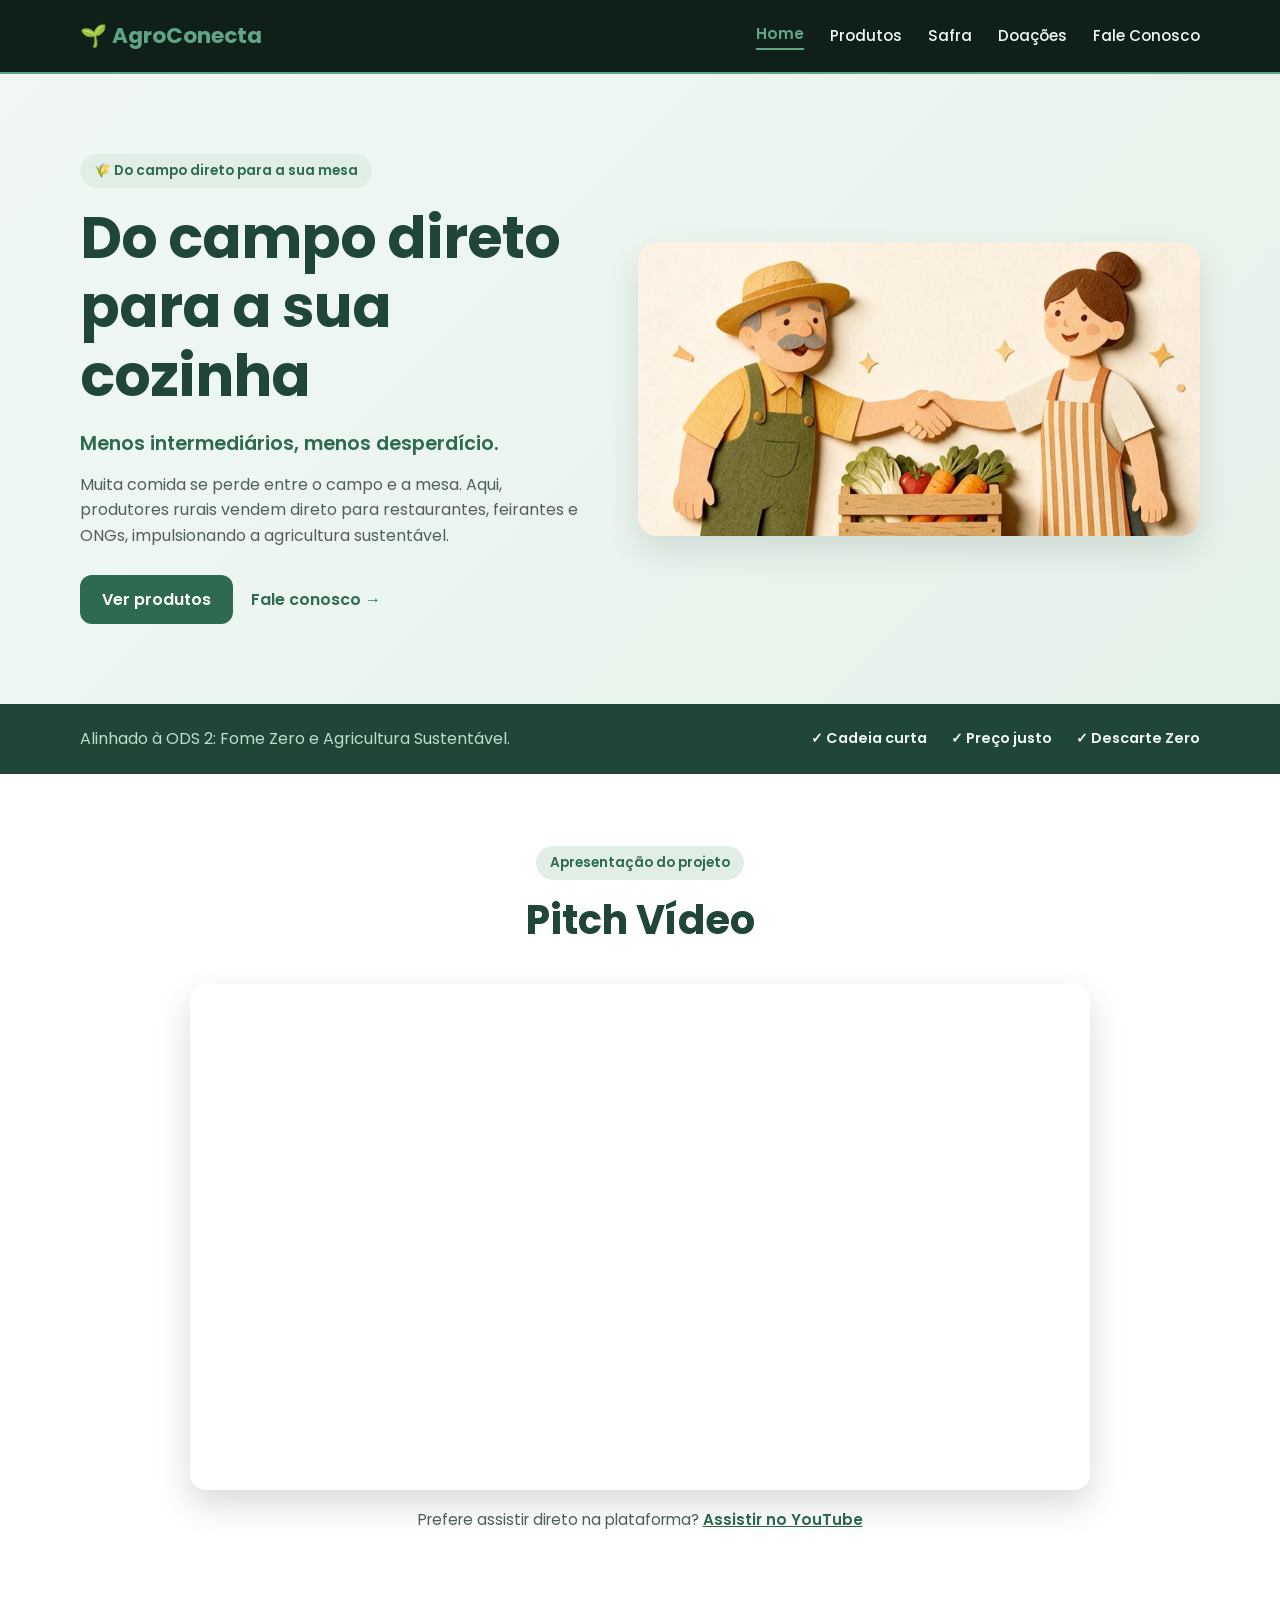
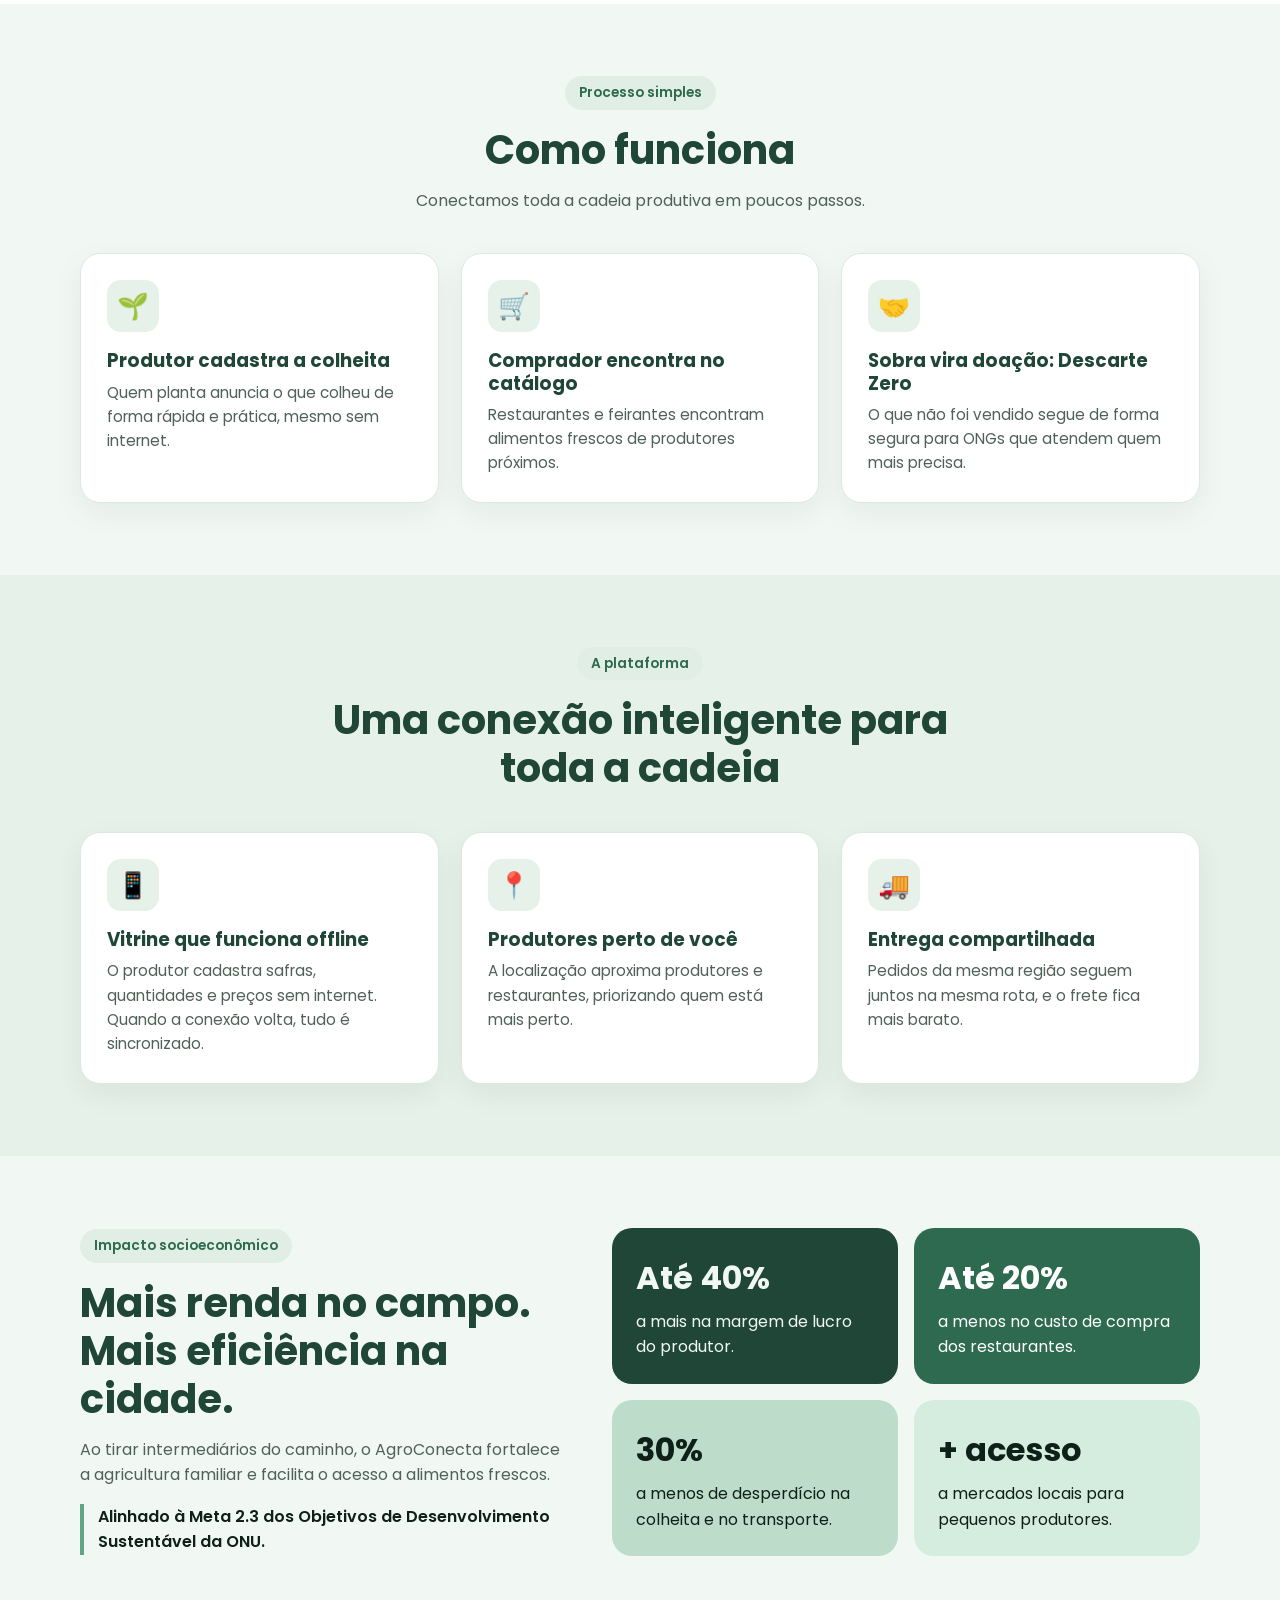
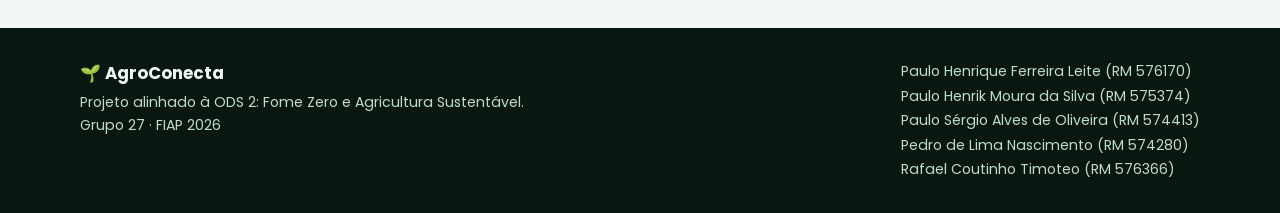
<file: index.html>
<!DOCTYPE html>
<html lang="pt-BR">
<head>
  <meta charset="UTF-8">
  <meta name="viewport" content="width=device-width, initial-scale=1.0">
  <title>Início | AgroConecta</title>
  <meta name="description" content="O AgroConecta liga produtores e compradores, com menos intermediários e menos desperdício.">

  <link rel="preconnect" href="https://fonts.googleapis.com">
  <link rel="preconnect" href="https://fonts.gstatic.com" crossorigin>
  <link rel="stylesheet" href="https://fonts.googleapis.com/css2?family=Poppins:wght@400;500;600;700&display=swap">
  <link rel="stylesheet" href="css/style.css">
</head>
<body>
  <a class="pular-link" href="#conteudo">Pular para o conteúdo</a>

  <header class="cabecalho">
    <div class="container navbar">
      <a href="index.html" class="logo">🌱 AgroConecta</a>

      <button type="button" id="menu-botao" class="menu-botao" aria-expanded="false" aria-controls="menu-lista">
        ☰ Menu
      </button>

      <nav id="menu-lista" class="menu" aria-label="Menu principal">
        <a href="index.html" aria-current="page">Home</a>
        <a href="produtos.html">Produtos</a>
        <a href="safra.html">Safra</a>
        <a href="doacoes.html">Doações</a>
        <a href="fale-conosco.html">Fale Conosco</a>
      </nav>
    </div>
  </header>

  <main id="conteudo">
    <!-- APRESENTAÇÃO -->
    <section class="hero" aria-labelledby="destaque-titulo">
      <div class="container hero-conteudo">
        <div>
          <span class="tag">🌾 Do campo direto para a sua mesa</span>
          <h1 id="destaque-titulo">Do campo direto para a sua cozinha</h1>
          <p class="hero-destaque">Menos intermediários, menos desperdício.</p>
          <p class="hero-texto">Muita comida se perde entre o campo e a mesa. Aqui, produtores rurais vendem direto para restaurantes, feirantes e ONGs, impulsionando a agricultura sustentável.</p>
          <div class="hero-botoes">
            <a href="produtos.html" class="btn btn-green">Ver produtos</a>
            <a href="fale-conosco.html" class="link">Fale conosco →</a>
          </div>
        </div>
        <div class="hero-imagem">
          <img src="dist/img/home/joao-mariana.webp" alt="Ilustração do produtor Seu João e da compradora Mariana" width="1484" height="776">
        </div>
      </div>
    </section>

    <!-- FAIXA DE DIFERENCIAIS -->
    <div class="faixa">
      <div class="container faixa-conteudo">
        <p>Alinhado à ODS 2: Fome Zero e Agricultura Sustentável.</p>
        <ul>
          <li>✓ Cadeia curta</li>
          <li>✓ Preço justo</li>
          <li>✓ Descarte Zero</li>
        </ul>
      </div>
    </div>

    <!-- PITCH VÍDEO -->
    <!-- Pitch da Sprint 4 (YouTube, não listado) -->
    <section class="secao-branca" aria-labelledby="video-titulo">
      <div class="container container-estreito">
        <div class="secao-titulo">
          <span class="tag">Apresentação do projeto</span>
          <h2 id="video-titulo">Pitch Vídeo</h2>
        </div>
        <div class="video-box">
          <iframe
            src="https://www.youtube.com/embed/gWlsZwTNCLE"
            title="Pitch Vídeo do AgroConecta - Sprint 4"
            allow="accelerometer; clipboard-write; encrypted-media; gyroscope; picture-in-picture; web-share"
            allowfullscreen
            loading="lazy"></iframe>
        </div>
        <p class="video-link">Prefere assistir direto na plataforma? <a href="https://youtu.be/gWlsZwTNCLE" target="_blank" rel="noopener">Assistir no YouTube</a></p>
      </div>
    </section>

    <!-- COMO FUNCIONA -->
    <section aria-labelledby="como-funciona-titulo">
      <div class="container">
        <div class="secao-titulo">
          <span class="tag">Processo simples</span>
          <h2 id="como-funciona-titulo">Como funciona</h2>
          <p>Conectamos toda a cadeia produtiva em poucos passos.</p>
        </div>
        <div class="grade grade-3">
          <article class="card">
            <div class="icone" aria-hidden="true">🌱</div>
            <h3>Produtor cadastra a colheita</h3>
            <p>Quem planta anuncia o que colheu de forma rápida e prática, mesmo sem internet.</p>
          </article>
          <article class="card">
            <div class="icone" aria-hidden="true">🛒</div>
            <h3>Comprador encontra no catálogo</h3>
            <p>Restaurantes e feirantes encontram alimentos frescos de produtores próximos.</p>
          </article>
          <article class="card">
            <div class="icone" aria-hidden="true">🤝</div>
            <h3>Sobra vira doação: Descarte Zero</h3>
            <p>O que não foi vendido segue de forma segura para ONGs que atendem quem mais precisa.</p>
          </article>
        </div>
      </div>
    </section>

    <!-- A PLATAFORMA -->
    <section class="secao-clara" aria-labelledby="plataforma-titulo">
      <div class="container">
        <div class="secao-titulo">
          <span class="tag">A plataforma</span>
          <h2 id="plataforma-titulo">Uma conexão inteligente para toda a cadeia</h2>
        </div>
        <div class="grade grade-3">
          <article class="card">
            <div class="icone" aria-hidden="true">📱</div>
            <h3>Vitrine que funciona offline</h3>
            <p>O produtor cadastra safras, quantidades e preços sem internet. Quando a conexão volta, tudo é sincronizado.</p>
          </article>
          <article class="card">
            <div class="icone" aria-hidden="true">📍</div>
            <h3>Produtores perto de você</h3>
            <p>A localização aproxima produtores e restaurantes, priorizando quem está mais perto.</p>
          </article>
          <article class="card">
            <div class="icone" aria-hidden="true">🚚</div>
            <h3>Entrega compartilhada</h3>
            <p>Pedidos da mesma região seguem juntos na mesma rota, e o frete fica mais barato.</p>
          </article>
        </div>
      </div>
    </section>

    <!-- IMPACTO -->
    <section aria-labelledby="impacto-titulo">
      <div class="container impacto">
        <div>
          <span class="tag">Impacto socioeconômico</span>
          <h2 id="impacto-titulo">Mais renda no campo. Mais eficiência na cidade.</h2>
          <p class="texto-apoio">Ao tirar intermediários do caminho, o AgroConecta fortalece a agricultura familiar e facilita o acesso a alimentos frescos.</p>
          <p class="destaque-borda">Alinhado à Meta 2.3 dos Objetivos de Desenvolvimento Sustentável da ONU.</p>
        </div>
        <div class="metricas">
          <div class="metrica metrica-escura"><strong>Até 40%</strong><p>a mais na margem de lucro do produtor.</p></div>
          <div class="metrica metrica-verde"><strong>Até 20%</strong><p>a menos no custo de compra dos restaurantes.</p></div>
          <div class="metrica metrica-clara"><strong>30%</strong><p>a menos de desperdício na colheita e no transporte.</p></div>
          <div class="metrica metrica-suave"><strong>+ acesso</strong><p>a mercados locais para pequenos produtores.</p></div>
        </div>
      </div>
    </section>
  </main>

  <footer class="rodape">
    <div class="container rodape-conteudo">
      <div>
        <strong>🌱 AgroConecta</strong>
        <p>Projeto alinhado à ODS 2: Fome Zero e Agricultura Sustentável.</p>
        <p>Grupo 27 · FIAP 2026</p>
      </div>
      <ul class="rodape-integrantes" aria-label="Integrantes do grupo">
          <li>Paulo Henrique Ferreira Leite (RM 576170)</li>
          <li>Paulo Henrik Moura da Silva (RM 575374)</li>
          <li>Paulo Sérgio Alves de Oliveira (RM 574413)</li>
          <li>Pedro de Lima Nascimento (RM 574280)</li>
          <li>Rafael Coutinho Timoteo (RM 576366)</li>
      </ul>
    </div>
  </footer>

  <script src="js/menu.js"></script>
</body>
</html>
</file>
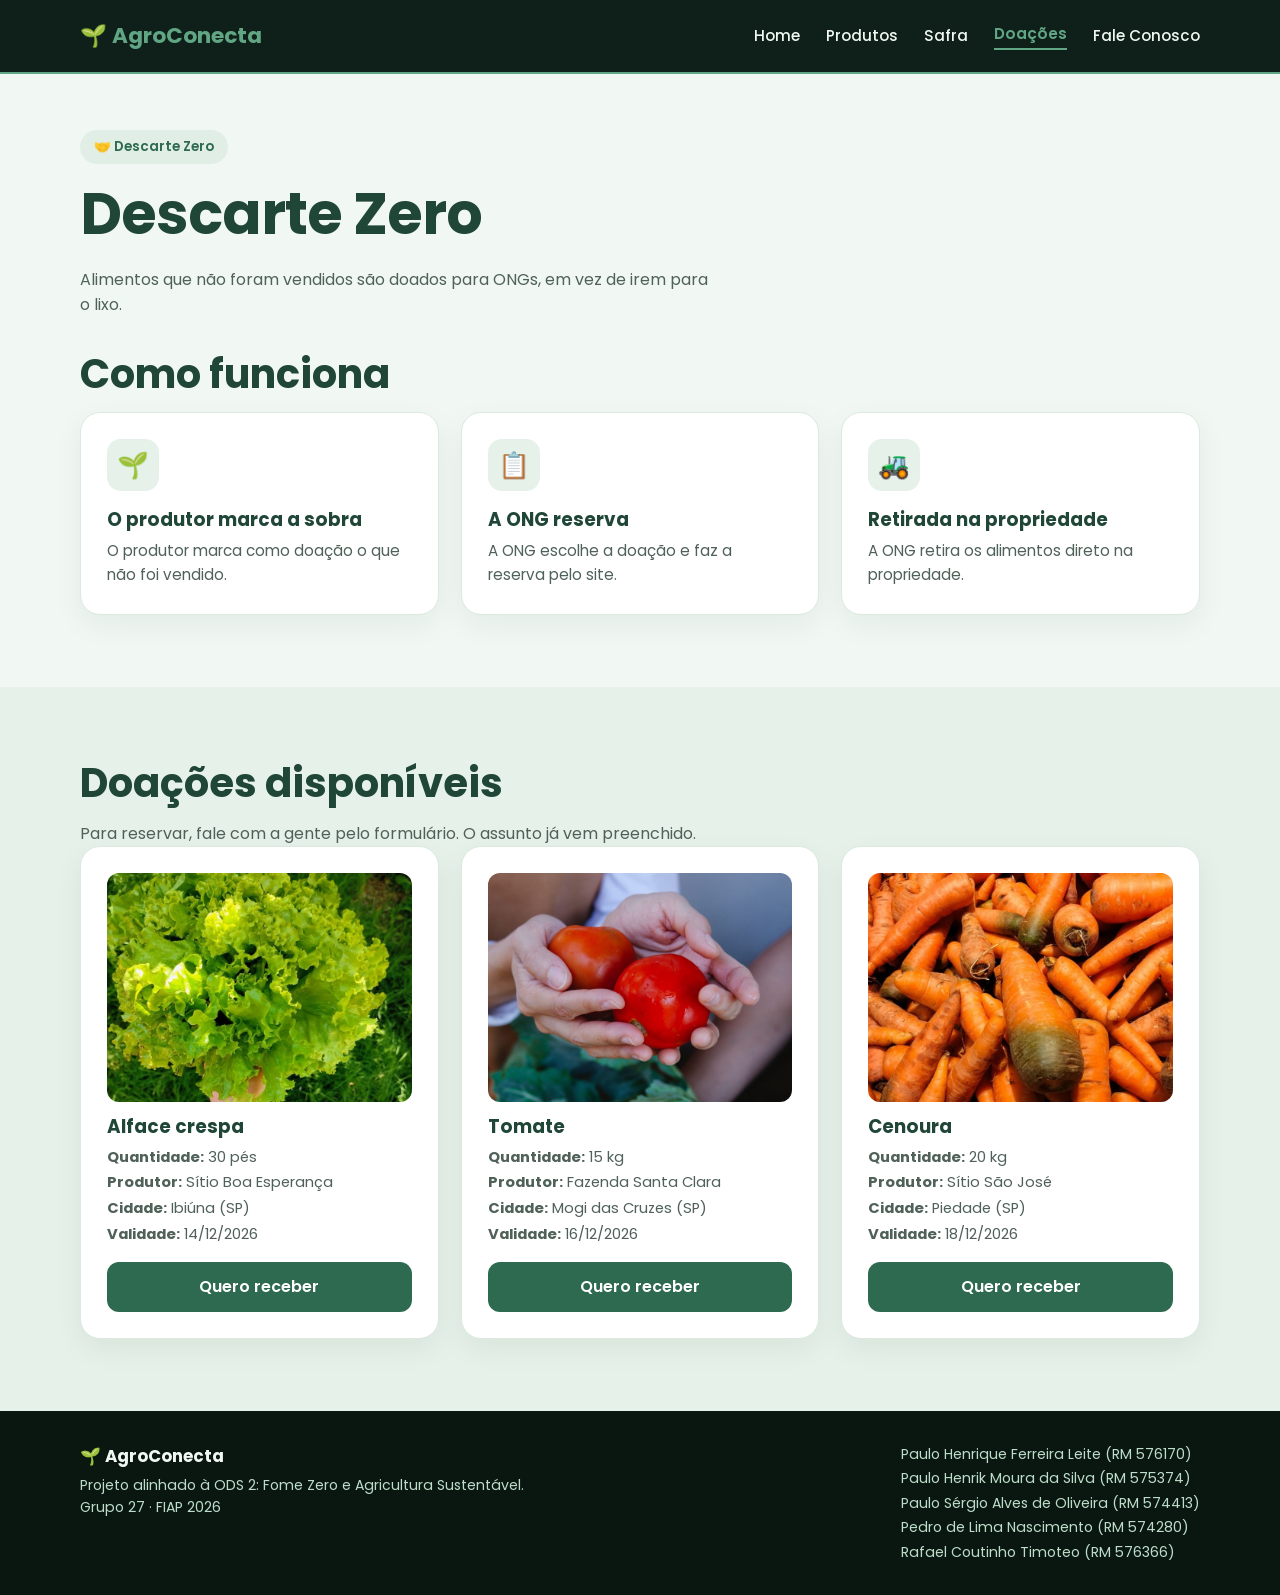
<file: doacoes.html>
<!DOCTYPE html>
<html lang="pt-BR">
<head>
  <meta charset="UTF-8">
  <meta name="viewport" content="width=device-width, initial-scale=1.0">
  <title>Doações - Descarte Zero | AgroConecta</title>
  <meta name="description" content="Descarte Zero: alimentos que não foram vendidos são doados para ONGs em vez de irem para o lixo.">

  <link rel="preconnect" href="https://fonts.googleapis.com">
  <link rel="preconnect" href="https://fonts.gstatic.com" crossorigin>
  <link rel="stylesheet" href="https://fonts.googleapis.com/css2?family=Poppins:wght@400;500;600;700&display=swap">
  <link rel="stylesheet" href="css/style.css">
</head>
<body>
  <a class="pular-link" href="#conteudo">Pular para o conteúdo</a>

  <header class="cabecalho">
    <div class="container navbar">
      <a href="index.html" class="logo">🌱 AgroConecta</a>

      <button type="button" id="menu-botao" class="menu-botao" aria-expanded="false" aria-controls="menu-lista">
        ☰ Menu
      </button>

      <nav id="menu-lista" class="menu" aria-label="Menu principal">
        <a href="index.html">Home</a>
        <a href="produtos.html">Produtos</a>
        <a href="safra.html">Safra</a>
        <a href="doacoes.html" aria-current="page">Doações</a>
        <a href="fale-conosco.html">Fale Conosco</a>
      </nav>
    </div>
  </header>

  <main id="conteudo">
    <section class="topo-pagina" aria-labelledby="doacoes-titulo">
      <div class="container">
        <span class="tag">🤝 Descarte Zero</span>
        <h1 id="doacoes-titulo">Descarte Zero</h1>
        <p>Alimentos que não foram vendidos são doados para ONGs, em vez de irem para o lixo.</p>
      </div>
    </section>

    <section class="sem-topo" aria-labelledby="como-doacao-titulo">
      <div class="container">
        <h2 id="como-doacao-titulo">Como funciona</h2>
        <div class="grade grade-3">
          <article class="card">
            <div class="icone" aria-hidden="true">🌱</div>
            <h3>O produtor marca a sobra</h3>
            <p>O produtor marca como doação o que não foi vendido.</p>
          </article>
          <article class="card">
            <div class="icone" aria-hidden="true">📋</div>
            <h3>A ONG reserva</h3>
            <p>A ONG escolhe a doação e faz a reserva pelo site.</p>
          </article>
          <article class="card">
            <div class="icone" aria-hidden="true">🚜</div>
            <h3>Retirada na propriedade</h3>
            <p>A ONG retira os alimentos direto na propriedade.</p>
          </article>
        </div>
      </div>
    </section>

    <section class="secao-clara" aria-labelledby="disponiveis-titulo">
      <div class="container">
        <h2 id="disponiveis-titulo">Doações disponíveis</h2>
        <p class="texto-apoio">Para reservar, fale com a gente pelo formulário. O assunto já vem preenchido.</p>
        <div class="grade grade-3">
          <article class="card doacao">
            <img src="img/doacoes/alface.jpg" alt="Pés de alface crespa" width="800" height="600" loading="lazy">
            <h3>Alface crespa</h3>
            <ul>
              <li><strong>Quantidade:</strong> 30 pés</li>
              <li><strong>Produtor:</strong> Sítio Boa Esperança</li>
              <li><strong>Cidade:</strong> Ibiúna (SP)</li>
              <li><strong>Validade:</strong> 14/12/2026</li>
            </ul>
            <a href="fale-conosco.html?assunto=Doação: alface crespa" class="btn btn-green">Quero receber</a>
          </article>

          <article class="card doacao">
            <img src="img/doacoes/tomate.jpg" alt="Tomates maduros" width="800" height="600" loading="lazy">
            <h3>Tomate</h3>
            <ul>
              <li><strong>Quantidade:</strong> 15 kg</li>
              <li><strong>Produtor:</strong> Fazenda Santa Clara</li>
              <li><strong>Cidade:</strong> Mogi das Cruzes (SP)</li>
              <li><strong>Validade:</strong> 16/12/2026</li>
            </ul>
            <a href="fale-conosco.html?assunto=Doação: tomate" class="btn btn-green">Quero receber</a>
          </article>

          <article class="card doacao">
            <img src="img/doacoes/cenoura.jpg" alt="Cenouras frescas" width="800" height="600" loading="lazy">
            <h3>Cenoura</h3>
            <ul>
              <li><strong>Quantidade:</strong> 20 kg</li>
              <li><strong>Produtor:</strong> Sítio São José</li>
              <li><strong>Cidade:</strong> Piedade (SP)</li>
              <li><strong>Validade:</strong> 18/12/2026</li>
            </ul>
            <a href="fale-conosco.html?assunto=Doação: cenoura" class="btn btn-green">Quero receber</a>
          </article>
        </div>
      </div>
    </section>
  </main>

  <footer class="rodape">
    <div class="container rodape-conteudo">
      <div>
        <strong>🌱 AgroConecta</strong>
        <p>Projeto alinhado à ODS 2: Fome Zero e Agricultura Sustentável.</p>
        <p>Grupo 27 · FIAP 2026</p>
      </div>
      <ul class="rodape-integrantes" aria-label="Integrantes do grupo">
          <li>Paulo Henrique Ferreira Leite (RM 576170)</li>
          <li>Paulo Henrik Moura da Silva (RM 575374)</li>
          <li>Paulo Sérgio Alves de Oliveira (RM 574413)</li>
          <li>Pedro de Lima Nascimento (RM 574280)</li>
          <li>Rafael Coutinho Timoteo (RM 576366)</li>
      </ul>
    </div>
  </footer>

  <script src="js/menu.js"></script>
</body>
</html>
</file>
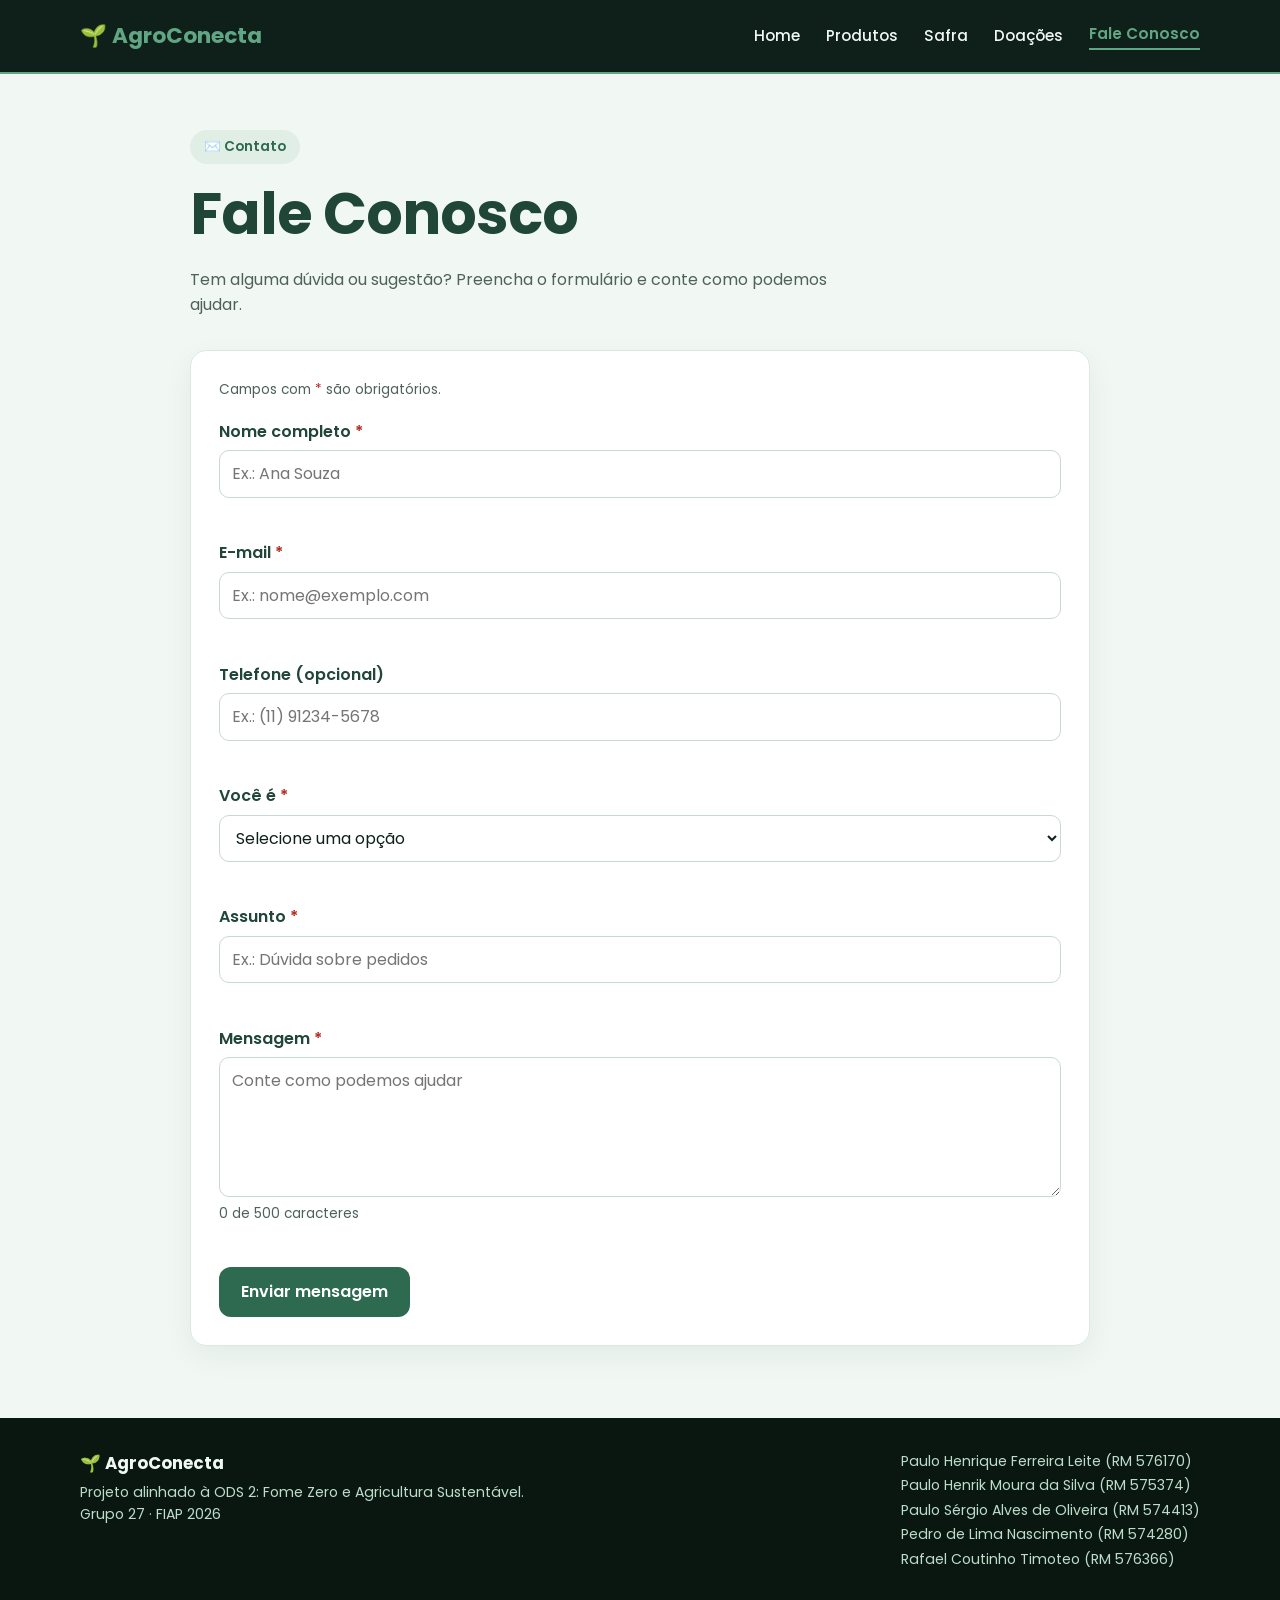
<file: fale-conosco.html>
<!DOCTYPE html>
<html lang="pt-BR">
<head>
  <meta charset="UTF-8">
  <meta name="viewport" content="width=device-width, initial-scale=1.0">
  <title>Fale Conosco | AgroConecta</title>
  <meta name="description" content="Fale com a equipe do AgroConecta: tire dúvidas, envie sugestões e conte como podemos ajudar.">

  <link rel="preconnect" href="https://fonts.googleapis.com">
  <link rel="preconnect" href="https://fonts.gstatic.com" crossorigin>
  <link rel="stylesheet" href="https://fonts.googleapis.com/css2?family=Poppins:wght@400;500;600;700&display=swap">
  <link rel="stylesheet" href="css/style.css">
</head>
<body>
  <a class="pular-link" href="#conteudo">Pular para o conteúdo</a>

  <header class="cabecalho">
    <div class="container navbar">
      <a href="index.html" class="logo">🌱 AgroConecta</a>

      <button type="button" id="menu-botao" class="menu-botao" aria-expanded="false" aria-controls="menu-lista">
        ☰ Menu
      </button>

      <nav id="menu-lista" class="menu" aria-label="Menu principal">
        <a href="index.html">Home</a>
        <a href="produtos.html">Produtos</a>
        <a href="safra.html">Safra</a>
        <a href="doacoes.html">Doações</a>
        <a href="fale-conosco.html" aria-current="page">Fale Conosco</a>
      </nav>
    </div>
  </header>

  <main id="conteudo">
    <section class="topo-pagina" aria-labelledby="contato-titulo">
      <div class="container container-estreito">
        <span class="tag">✉️ Contato</span>
        <h1 id="contato-titulo">Fale Conosco</h1>
        <p>Tem alguma dúvida ou sugestão? Preencha o formulário e conte como podemos ajudar.</p>
      </div>
    </section>

    <section class="sem-topo" aria-label="Formulário de contato">
      <div class="container container-estreito">
        <!-- novalidate: quem confere os campos é o JavaScript (js/contato.js) -->
        <form id="contato-form" class="form" novalidate>
          <p class="dica">Campos com <span class="obrigatorio" aria-hidden="true">*</span> são obrigatórios.</p>

          <div class="campo">
            <label for="nome">Nome completo <span class="obrigatorio" aria-hidden="true">*</span></label>
            <input type="text" id="nome" name="nome" placeholder="Ex.: Ana Souza" autocomplete="name" aria-describedby="erro-nome">
            <p class="erro" id="erro-nome" aria-live="polite"></p>
          </div>

          <div class="campo">
            <label for="email">E-mail <span class="obrigatorio" aria-hidden="true">*</span></label>
            <input type="email" id="email" name="email" placeholder="Ex.: nome@exemplo.com" autocomplete="email" aria-describedby="erro-email">
            <p class="erro" id="erro-email" aria-live="polite"></p>
          </div>

          <div class="campo">
            <label for="telefone">Telefone (opcional)</label>
            <input type="tel" id="telefone" name="telefone" placeholder="Ex.: (11) 91234-5678" autocomplete="tel" aria-describedby="erro-telefone">
            <p class="erro" id="erro-telefone" aria-live="polite"></p>
          </div>

          <div class="campo">
            <label for="perfil">Você é <span class="obrigatorio" aria-hidden="true">*</span></label>
            <select id="perfil" name="perfil" aria-describedby="erro-perfil">
              <option value="" disabled selected>Selecione uma opção</option>
              <option value="produtor">Produtor</option>
              <option value="comprador">Comprador</option>
              <option value="ong">ONG</option>
            </select>
            <p class="erro" id="erro-perfil" aria-live="polite"></p>
          </div>

          <div class="campo">
            <label for="assunto">Assunto <span class="obrigatorio" aria-hidden="true">*</span></label>
            <input type="text" id="assunto" name="assunto" placeholder="Ex.: Dúvida sobre pedidos" aria-describedby="erro-assunto">
            <p class="erro" id="erro-assunto" aria-live="polite"></p>
          </div>

          <div class="campo">
            <label for="mensagem">Mensagem <span class="obrigatorio" aria-hidden="true">*</span></label>
            <textarea id="mensagem" name="mensagem" placeholder="Conte como podemos ajudar" aria-describedby="contador-mensagem erro-mensagem"></textarea>
            <p class="dica" id="contador-mensagem">0 de 500 caracteres</p>
            <p class="erro" id="erro-mensagem" aria-live="polite"></p>
          </div>

          <div>
            <button type="submit" class="btn btn-green">Enviar mensagem</button>
          </div>

          <p id="contato-mensagem" class="mensagem" role="status" aria-live="polite" tabindex="-1"></p>
        </form>
      </div>
    </section>
  </main>

  <footer class="rodape">
    <div class="container rodape-conteudo">
      <div>
        <strong>🌱 AgroConecta</strong>
        <p>Projeto alinhado à ODS 2: Fome Zero e Agricultura Sustentável.</p>
        <p>Grupo 27 · FIAP 2026</p>
      </div>
      <ul class="rodape-integrantes" aria-label="Integrantes do grupo">
          <li>Paulo Henrique Ferreira Leite (RM 576170)</li>
          <li>Paulo Henrik Moura da Silva (RM 575374)</li>
          <li>Paulo Sérgio Alves de Oliveira (RM 574413)</li>
          <li>Pedro de Lima Nascimento (RM 574280)</li>
          <li>Rafael Coutinho Timoteo (RM 576366)</li>
      </ul>
    </div>
  </footer>

  <script src="js/menu.js"></script>
  <script src="js/contato.js"></script>
</body>
</html>
</file>
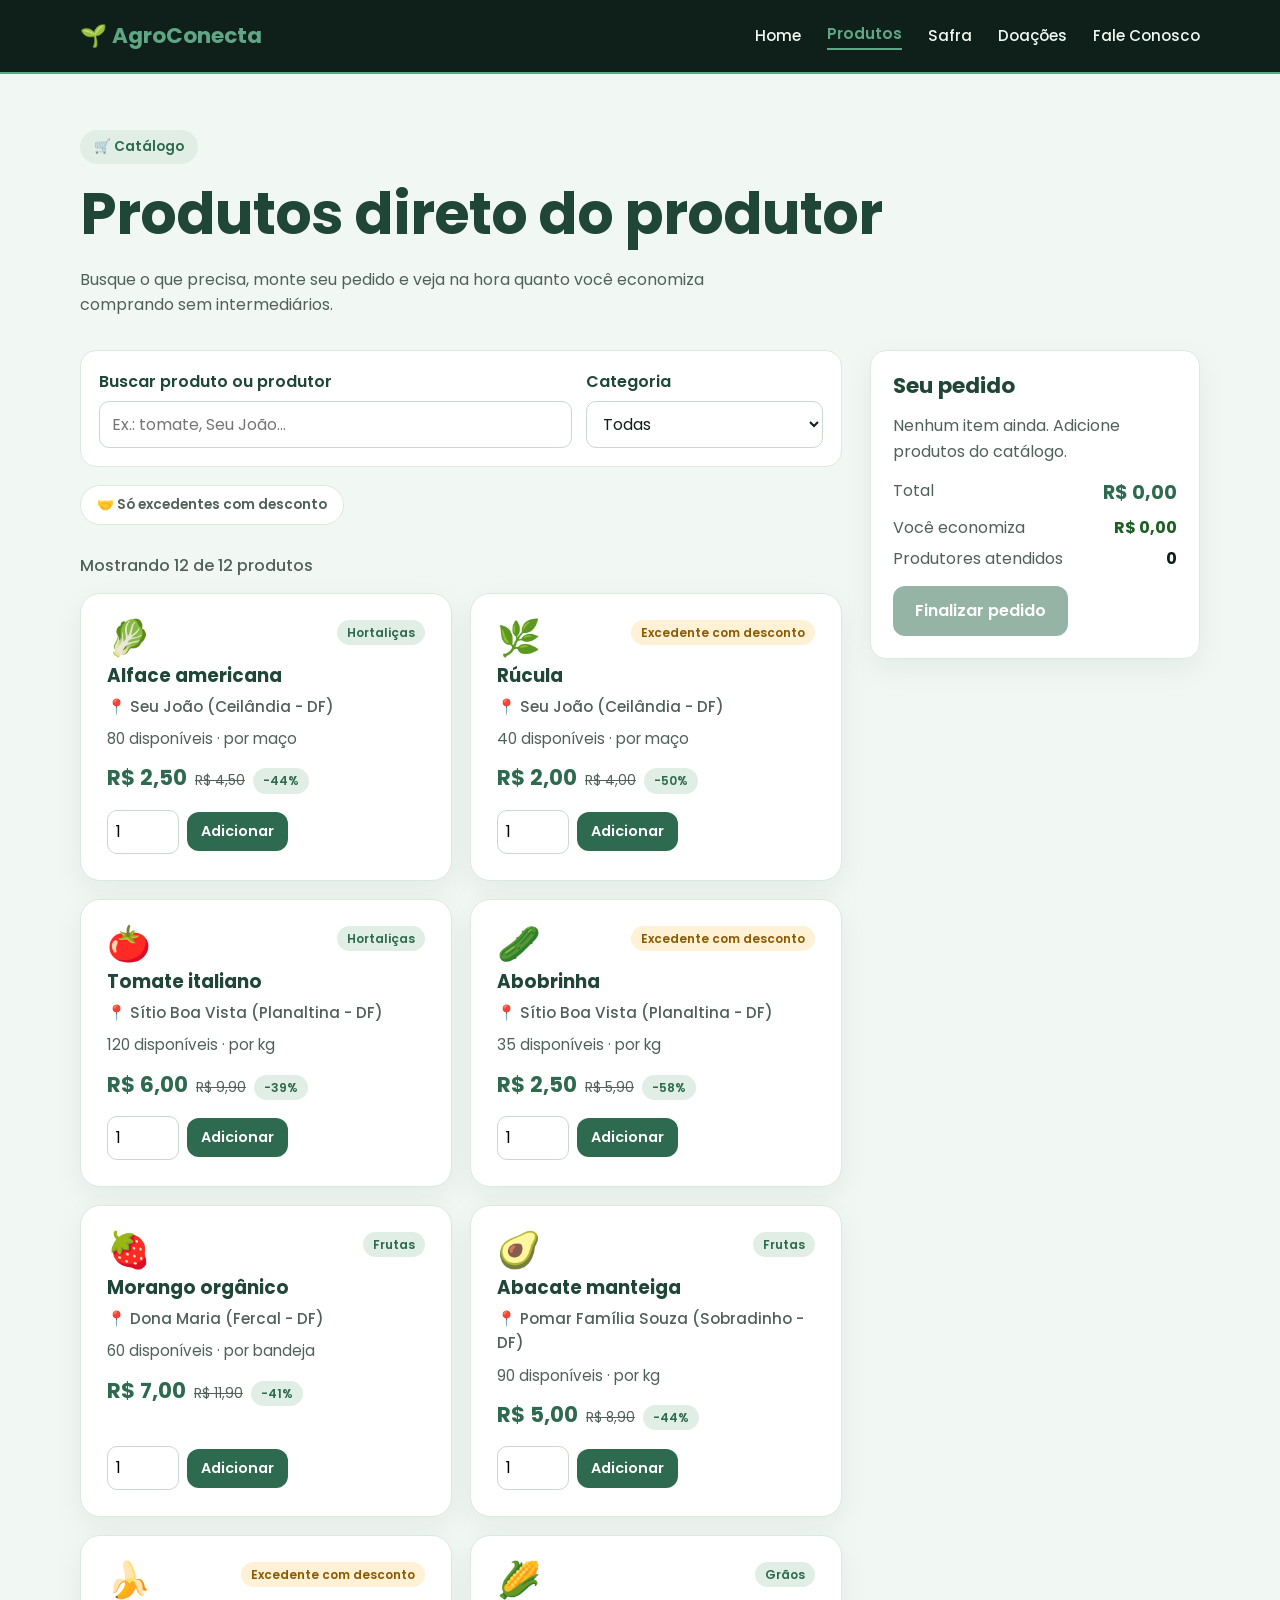
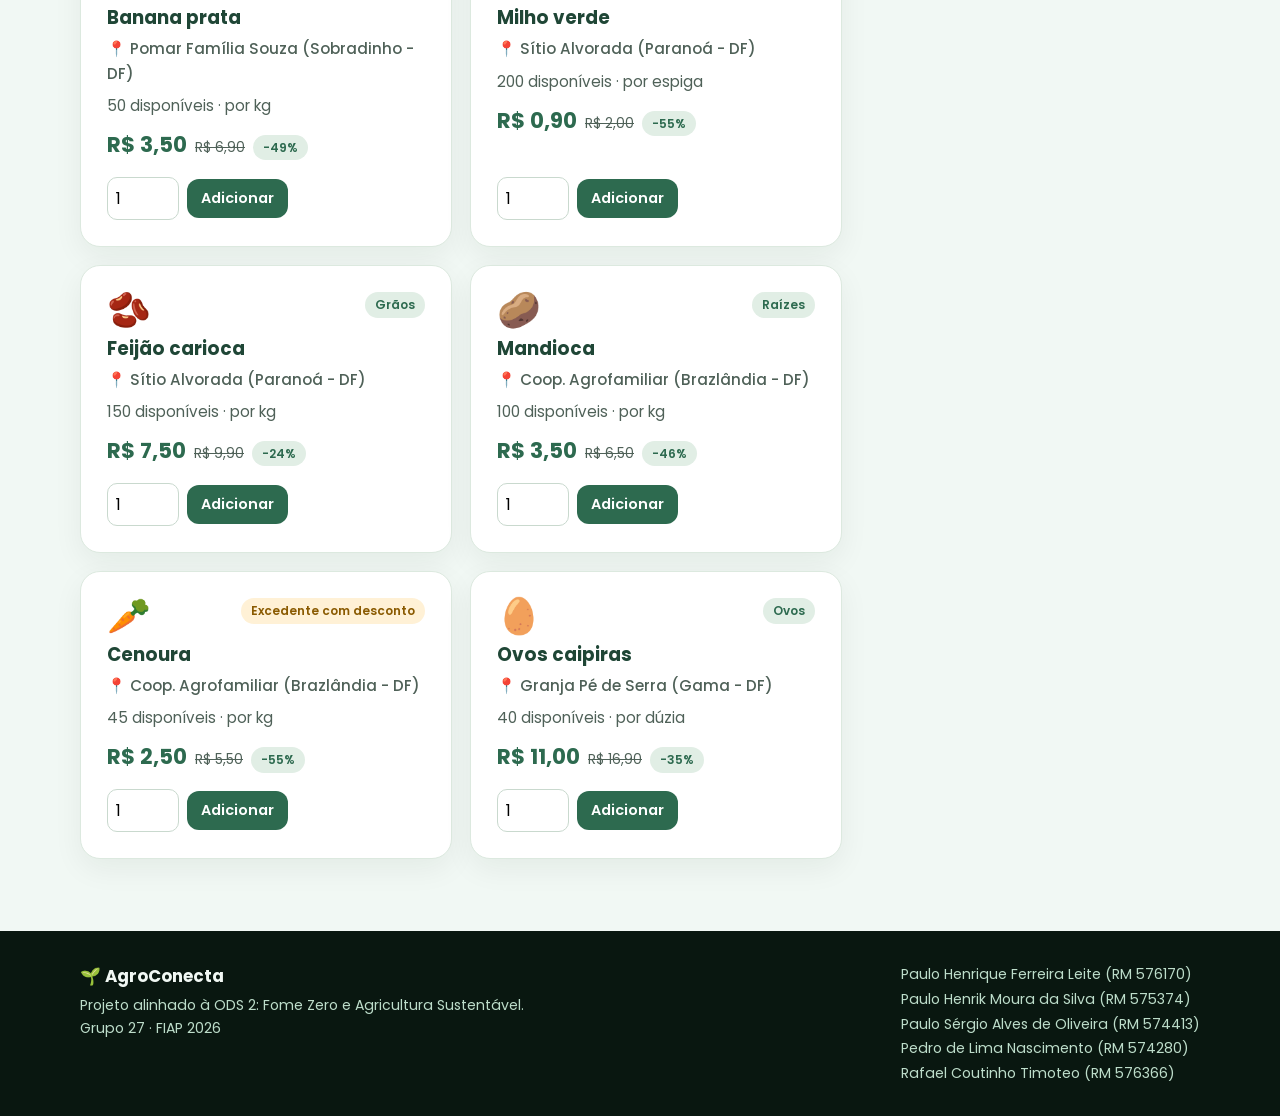
<file: produtos.html>
<!DOCTYPE html>
<html lang="pt-BR">
<head>
  <meta charset="UTF-8">
  <meta name="viewport" content="width=device-width, initial-scale=1.0">
  <title>Produtos | AgroConecta</title>
  <meta name="description" content="Catálogo de produtos direto do produtor: busque, monte seu pedido e veja quanto economiza.">

  <link rel="preconnect" href="https://fonts.googleapis.com">
  <link rel="preconnect" href="https://fonts.gstatic.com" crossorigin>
  <link rel="stylesheet" href="https://fonts.googleapis.com/css2?family=Poppins:wght@400;500;600;700&display=swap">
  <link rel="stylesheet" href="css/style.css">
</head>
<body>
  <a class="pular-link" href="#conteudo">Pular para o conteúdo</a>

  <header class="cabecalho">
    <div class="container navbar">
      <a href="index.html" class="logo">🌱 AgroConecta</a>

      <button type="button" id="menu-botao" class="menu-botao" aria-expanded="false" aria-controls="menu-lista">
        ☰ Menu
      </button>

      <nav id="menu-lista" class="menu" aria-label="Menu principal">
        <a href="index.html">Home</a>
        <a href="produtos.html" aria-current="page">Produtos</a>
        <a href="safra.html">Safra</a>
        <a href="doacoes.html">Doações</a>
        <a href="fale-conosco.html">Fale Conosco</a>
      </nav>
    </div>
  </header>

  <main id="conteudo">
    <section class="topo-pagina" aria-labelledby="produtos-titulo">
      <div class="container">
        <span class="tag">🛒 Catálogo</span>
        <h1 id="produtos-titulo">Produtos direto do produtor</h1>
        <p>Busque o que precisa, monte seu pedido e veja na hora quanto você economiza comprando sem intermediários.</p>
      </div>
    </section>

    <section class="sem-topo" aria-label="Catálogo de produtos">
      <div class="container catalogo">
        <div>
          <form class="barra-busca" role="search" aria-label="Buscar produtos">
            <div class="campo">
              <label for="busca">Buscar produto ou produtor</label>
              <input type="search" id="busca" placeholder="Ex.: tomate, Seu João...">
            </div>
            <div class="campo">
              <label for="categoria">Categoria</label>
              <select id="categoria">
                <option value="todas">Todas</option>
                <option value="Hortaliças">Hortaliças</option>
                <option value="Frutas">Frutas</option>
                <option value="Grãos">Grãos</option>
                <option value="Raízes">Raízes</option>
                <option value="Ovos">Ovos</option>
              </select>
            </div>
          </form>

          <div class="filtros-botoes" role="group" aria-label="Mostrar só excedentes">
            <button type="button" class="filtro-btn" id="so-excedentes" aria-pressed="false">🤝 Só excedentes com desconto</button>
          </div>

          <p class="contador" id="contador-produtos" aria-live="polite"></p>
          <p class="mensagem" id="aviso-catalogo" role="status" aria-live="polite"></p>
          <ul class="lista-produtos" id="lista-produtos" aria-label="Produtos disponíveis"></ul>
        </div>

        <aside class="pedido" aria-labelledby="pedido-titulo">
          <h2 id="pedido-titulo">Seu pedido</h2>
          <p class="texto-apoio" id="pedido-vazio">Nenhum item ainda. Adicione produtos do catálogo.</p>
          <ul class="itens-pedido" id="itens-pedido"></ul>
          <dl class="resumo">
            <div class="total"><dt>Total</dt><dd id="resumo-total">R$ 0,00</dd></div>
            <div class="economia"><dt>Você economiza</dt><dd id="resumo-economia">R$ 0,00</dd></div>
            <div><dt>Produtores atendidos</dt><dd id="resumo-produtores">0</dd></div>
          </dl>
          <button type="button" class="btn btn-green" id="finalizar" disabled>Finalizar pedido</button>
          <p class="mensagem" id="aviso-pedido" role="status" aria-live="polite" tabindex="-1"></p>
        </aside>
      </div>
    </section>
  </main>

  <footer class="rodape">
    <div class="container rodape-conteudo">
      <div>
        <strong>🌱 AgroConecta</strong>
        <p>Projeto alinhado à ODS 2: Fome Zero e Agricultura Sustentável.</p>
        <p>Grupo 27 · FIAP 2026</p>
      </div>
      <ul class="rodape-integrantes" aria-label="Integrantes do grupo">
          <li>Paulo Henrique Ferreira Leite (RM 576170)</li>
          <li>Paulo Henrik Moura da Silva (RM 575374)</li>
          <li>Paulo Sérgio Alves de Oliveira (RM 574413)</li>
          <li>Pedro de Lima Nascimento (RM 574280)</li>
          <li>Rafael Coutinho Timoteo (RM 576366)</li>
      </ul>
    </div>
  </footer>

  <script src="js/menu.js"></script>
  <script src="js/produtos-dados.js"></script>
  <script src="js/catalogo.js"></script>
</body>
</html>
</file>
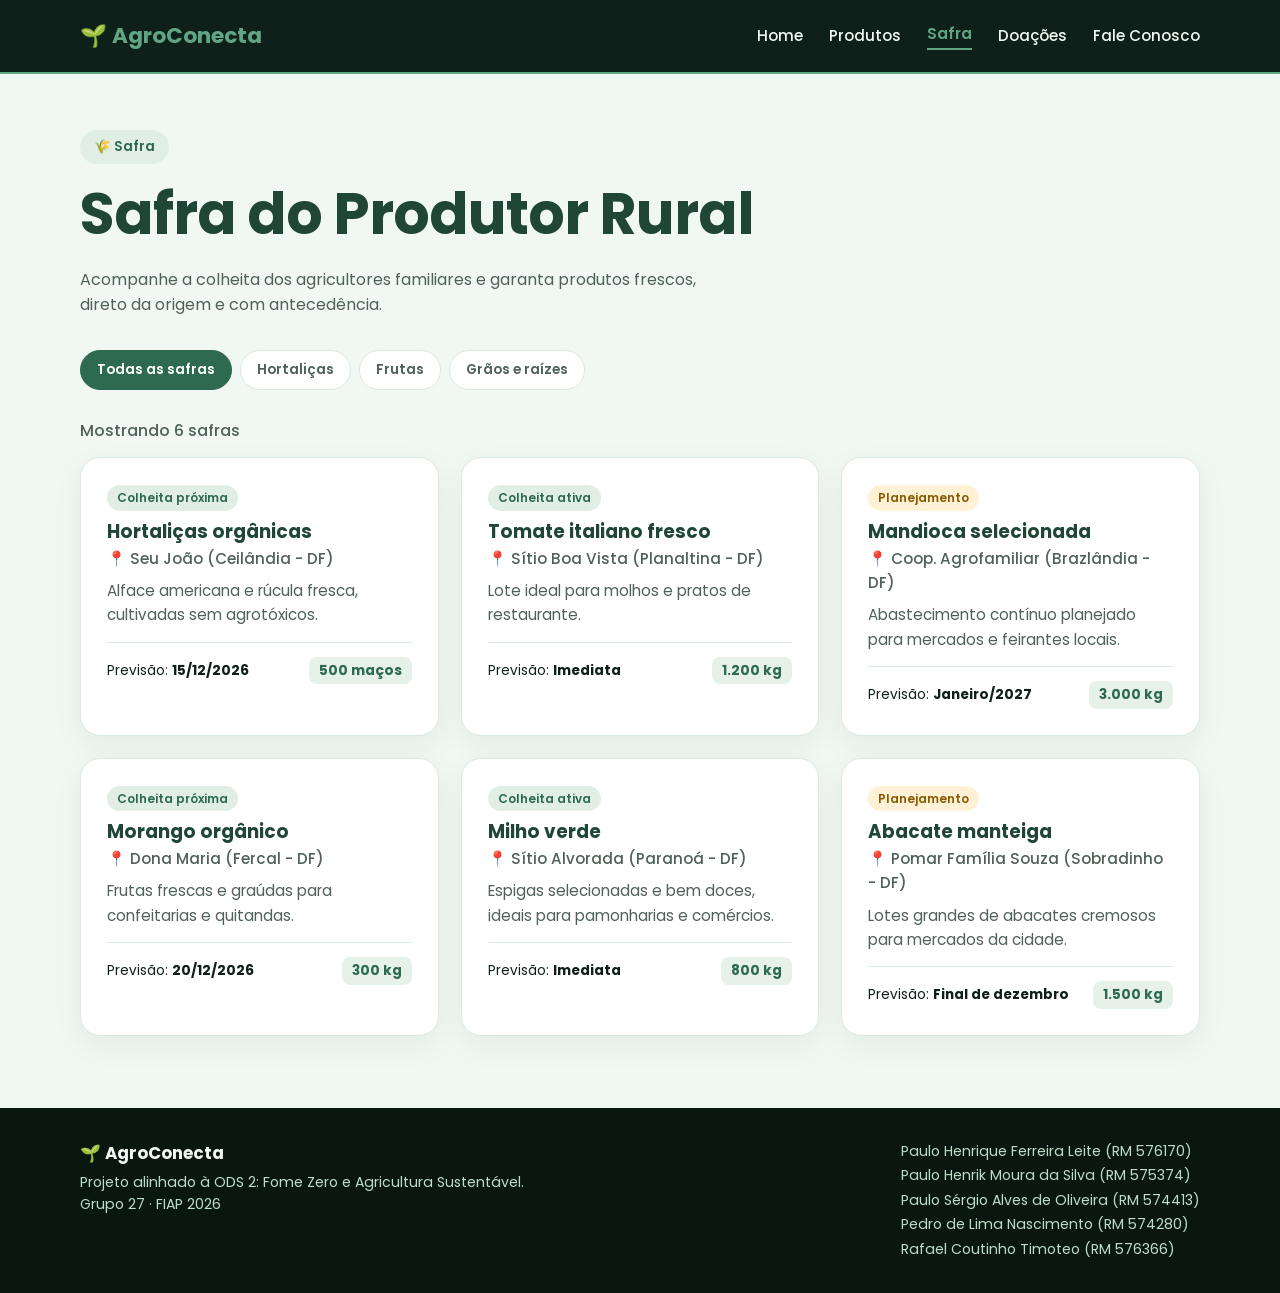
<file: safra.html>
<!DOCTYPE html>
<html lang="pt-BR">
<head>
  <meta charset="UTF-8">
  <meta name="viewport" content="width=device-width, initial-scale=1.0">
  <title>Safra do Produtor | AgroConecta</title>
  <meta name="description" content="Acompanhe a colheita dos agricultores familiares e garanta produtos frescos com antecedência.">

  <link rel="preconnect" href="https://fonts.googleapis.com">
  <link rel="preconnect" href="https://fonts.gstatic.com" crossorigin>
  <link rel="stylesheet" href="https://fonts.googleapis.com/css2?family=Poppins:wght@400;500;600;700&display=swap">
  <link rel="stylesheet" href="css/style.css">
</head>
<body>
  <a class="pular-link" href="#conteudo">Pular para o conteúdo</a>

  <header class="cabecalho">
    <div class="container navbar">
      <a href="index.html" class="logo">🌱 AgroConecta</a>

      <button type="button" id="menu-botao" class="menu-botao" aria-expanded="false" aria-controls="menu-lista">
        ☰ Menu
      </button>

      <nav id="menu-lista" class="menu" aria-label="Menu principal">
        <a href="index.html">Home</a>
        <a href="produtos.html">Produtos</a>
        <a href="safra.html" aria-current="page">Safra</a>
        <a href="doacoes.html">Doações</a>
        <a href="fale-conosco.html">Fale Conosco</a>
      </nav>
    </div>
  </header>

  <main id="conteudo">
    <section class="topo-pagina" aria-labelledby="safra-titulo">
      <div class="container">
        <span class="tag">🌾 Safra</span>
        <h1 id="safra-titulo">Safra do Produtor Rural</h1>
        <p>Acompanhe a colheita dos agricultores familiares e garanta produtos frescos, direto da origem e com antecedência.</p>
      </div>
    </section>

    <section class="sem-topo" aria-label="Lista de safras">
      <div class="container">
        <div class="filtros-botoes" role="group" aria-label="Filtrar safras por categoria">
          <button type="button" class="filtro-btn" data-filtro="todos" aria-pressed="true">Todas as safras</button>
          <button type="button" class="filtro-btn" data-filtro="hortalicas" aria-pressed="false">Hortaliças</button>
          <button type="button" class="filtro-btn" data-filtro="frutas" aria-pressed="false">Frutas</button>
          <button type="button" class="filtro-btn" data-filtro="graos" aria-pressed="false">Grãos e raízes</button>
        </div>
        <p class="contador" id="safra-contador" aria-live="polite">Mostrando 6 safras</p>

        <div class="grade grade-3" id="lista-safras">
          <article class="card safra-card" data-categoria="hortalicas">
            <span class="selo">Colheita próxima</span>
            <h2 class="h3-card">Hortaliças orgânicas</h2>
            <p class="local">📍 Seu João (Ceilândia - DF)</p>
            <p>Alface americana e rúcula fresca, cultivadas sem agrotóxicos.</p>
            <div class="card-rodape"><span>Previsão: <strong>15/12/2026</strong></span><span class="quantidade">500 maços</span></div>
          </article>

          <article class="card safra-card" data-categoria="hortalicas">
            <span class="selo">Colheita ativa</span>
            <h2 class="h3-card">Tomate italiano fresco</h2>
            <p class="local">📍 Sítio Boa Vista (Planaltina - DF)</p>
            <p>Lote ideal para molhos e pratos de restaurante.</p>
            <div class="card-rodape"><span>Previsão: <strong>Imediata</strong></span><span class="quantidade">1.200 kg</span></div>
          </article>

          <article class="card safra-card" data-categoria="graos">
            <span class="selo selo-ambar">Planejamento</span>
            <h2 class="h3-card">Mandioca selecionada</h2>
            <p class="local">📍 Coop. Agrofamiliar (Brazlândia - DF)</p>
            <p>Abastecimento contínuo planejado para mercados e feirantes locais.</p>
            <div class="card-rodape"><span>Previsão: <strong>Janeiro/2027</strong></span><span class="quantidade">3.000 kg</span></div>
          </article>

          <article class="card safra-card" data-categoria="frutas">
            <span class="selo">Colheita próxima</span>
            <h2 class="h3-card">Morango orgânico</h2>
            <p class="local">📍 Dona Maria (Fercal - DF)</p>
            <p>Frutas frescas e graúdas para confeitarias e quitandas.</p>
            <div class="card-rodape"><span>Previsão: <strong>20/12/2026</strong></span><span class="quantidade">300 kg</span></div>
          </article>

          <article class="card safra-card" data-categoria="graos">
            <span class="selo">Colheita ativa</span>
            <h2 class="h3-card">Milho verde</h2>
            <p class="local">📍 Sítio Alvorada (Paranoá - DF)</p>
            <p>Espigas selecionadas e bem doces, ideais para pamonharias e comércios.</p>
            <div class="card-rodape"><span>Previsão: <strong>Imediata</strong></span><span class="quantidade">800 kg</span></div>
          </article>

          <article class="card safra-card" data-categoria="frutas">
            <span class="selo selo-ambar">Planejamento</span>
            <h2 class="h3-card">Abacate manteiga</h2>
            <p class="local">📍 Pomar Família Souza (Sobradinho - DF)</p>
            <p>Lotes grandes de abacates cremosos para mercados da cidade.</p>
            <div class="card-rodape"><span>Previsão: <strong>Final de dezembro</strong></span><span class="quantidade">1.500 kg</span></div>
          </article>
        </div>
      </div>
    </section>
  </main>

  <footer class="rodape">
    <div class="container rodape-conteudo">
      <div>
        <strong>🌱 AgroConecta</strong>
        <p>Projeto alinhado à ODS 2: Fome Zero e Agricultura Sustentável.</p>
        <p>Grupo 27 · FIAP 2026</p>
      </div>
      <ul class="rodape-integrantes" aria-label="Integrantes do grupo">
          <li>Paulo Henrique Ferreira Leite (RM 576170)</li>
          <li>Paulo Henrik Moura da Silva (RM 575374)</li>
          <li>Paulo Sérgio Alves de Oliveira (RM 574413)</li>
          <li>Pedro de Lima Nascimento (RM 574280)</li>
          <li>Rafael Coutinho Timoteo (RM 576366)</li>
      </ul>
    </div>
  </footer>

  <script src="js/menu.js"></script>
  <script src="js/safra.js"></script>
</body>
</html>
</file>
<file: css/style.css>
/* =========================================================
   AgroConecta · Sprint 4
   Um único arquivo de estilo para as 5 páginas.
   Mantém as cores e o conteúdo da Sprint 3.
   ========================================================= */

/* ---------- 1. Cores e fontes ---------- */
:root {
  --cream: #F1F8F4;
  --sage: #BDDDCA;
  --green-soft: #61A684;
  --green: #2D6A4F;
  --green-deep: #1F4636;
  --green-dark: #0E2019;
  --white: #FFFFFF;
  --gray: #4F6158;
  --border: #DCE9DF;
  --error: #B3261E;
  --error-bg: #FDECEA;
  --success: #1B5E20;
  --success-bg: #E3F4E6;
  --amber: #8A5A00;
  --amber-bg: #FFF1D6;

  --font: 'Poppins', 'Segoe UI', Arial, sans-serif;
  --radius: 16px;
  --shadow: 0 10px 30px rgba(14, 32, 25, 0.06);
}

/* ---------- 2. Base ---------- */
* { margin: 0; padding: 0; box-sizing: border-box; }

html { scroll-behavior: smooth; scroll-padding-top: 90px; }

body {
  font-family: var(--font);
  background: var(--cream);
  color: var(--green-dark);
  line-height: 1.6;
  display: flex;
  flex-direction: column;
  min-height: 100vh;
}

main { flex: 1; }

a { color: inherit; text-decoration: none; }
img { max-width: 100%; height: auto; display: block; }
ul { list-style: none; }

h1, h2, h3 { line-height: 1.2; color: var(--green-deep); }
h1 { font-size: clamp(2.2rem, 5vw, 3.6rem); letter-spacing: -1px; margin-bottom: 18px; }
h2 { font-size: clamp(1.7rem, 3.5vw, 2.5rem); margin-bottom: 14px; }
h3 { font-size: 1.15rem; margin-bottom: 8px; }

.container { width: 90%; max-width: 1120px; margin: 0 auto; }

/* Foco visível para quem navega pelo teclado */
:focus-visible { outline: 3px solid var(--green-soft); outline-offset: 3px; border-radius: 6px; }

/* Texto só para leitores de tela */
.sr-only {
  position: absolute; width: 1px; height: 1px; padding: 0; margin: -1px;
  overflow: hidden; clip: rect(0, 0, 0, 0); white-space: nowrap; border: 0;
}

.pular-link {
  position: absolute; left: 1rem; top: -100px; z-index: 100;
  background: var(--sage); color: var(--green-dark);
  padding: 10px 16px; border-radius: 10px; font-weight: 600;
}
.pular-link:focus { top: 1rem; }

/* ---------- 3. Cabeçalho e menu ---------- */
.cabecalho {
  background: var(--green-dark);
  border-bottom: 2px solid var(--green-soft);
  position: sticky; top: 0; z-index: 50;
}

.navbar {
  min-height: 72px;
  display: flex; align-items: center; justify-content: space-between; gap: 20px;
  position: relative;
}

.logo { font-size: 1.35rem; font-weight: 700; color: var(--green-soft); }

.menu-botao {
  display: none;
  background: transparent; color: var(--cream);
  border: 2px solid var(--green-soft); border-radius: 10px;
  padding: 6px 12px; font: inherit; font-weight: 600; cursor: pointer;
}

.menu { display: flex; align-items: center; gap: 26px; }
.menu a { font-size: 0.95rem; font-weight: 500; color: var(--cream); transition: color 0.2s; }
.menu a:hover { color: var(--green-soft); }
.menu a[aria-current="page"] {
  color: var(--green-soft); font-weight: 600;
  border-bottom: 2px solid var(--green-soft); padding-bottom: 2px;
}

/* ---------- 4. Botões e etiquetas ---------- */
.btn {
  display: inline-block;
  background: var(--sage); color: var(--green-deep);
  padding: 12px 22px; border-radius: 12px; border: none;
  font: inherit; font-weight: 600; cursor: pointer;
  transition: transform 0.2s, background 0.2s;
}
.btn:hover { transform: translateY(-2px); background: var(--green-soft); color: var(--white); }
.btn-green { background: var(--green); color: var(--white); }
.btn-green:hover { background: var(--green-deep); }
.btn-pequeno { padding: 8px 14px; font-size: 0.9rem; }
.btn:disabled { opacity: 0.5; cursor: not-allowed; transform: none; }

.link { color: var(--green); font-weight: 600; padding: 12px 4px; }
.link:hover { text-decoration: underline; }

.tag {
  display: inline-block;
  background: #E1EEE5; color: var(--green);
  padding: 6px 14px; border-radius: 30px;
  font-size: 0.85rem; font-weight: 600; margin-bottom: 16px;
}

.selo {
  display: inline-block; font-size: 0.75rem; font-weight: 600;
  padding: 3px 10px; border-radius: 999px;
  background: #E1EEE5; color: var(--green);
}
.selo-ambar { background: var(--amber-bg); color: var(--amber); }

/* ---------- 5. Seções ---------- */
section { padding: 72px 0; }

.secao-titulo { max-width: 700px; margin: 0 auto 40px; text-align: center; }
.secao-titulo p, .texto-apoio { color: var(--gray); }

.secao-clara { background: #E6F1E9; }
.secao-branca { background: var(--white); }

.topo-pagina { padding: 56px 0 32px; }
.topo-pagina p { color: var(--gray); max-width: 640px; }

/* Hero da Home */
.hero { padding: 80px 0; background: linear-gradient(135deg, var(--cream), #E4F1E9); }
.hero-conteudo { display: grid; grid-template-columns: 1fr 1.1fr; align-items: center; gap: 48px; }
.hero-destaque { font-size: 1.2rem; font-weight: 600; color: var(--green); margin-bottom: 12px; }
.hero-texto { color: var(--gray); margin-bottom: 26px; max-width: 560px; }
.hero-botoes { display: flex; flex-wrap: wrap; align-items: center; gap: 14px; }
.hero-imagem img { width: 100%; border-radius: 20px; box-shadow: 0 15px 35px rgba(0, 0, 0, 0.1); }

/* Faixa de diferenciais */
.faixa { background: var(--green-deep); color: var(--cream); padding: 22px 0; }
.faixa-conteudo { display: flex; align-items: center; justify-content: space-between; gap: 18px; flex-wrap: wrap; }
.faixa-conteudo p { color: var(--sage); }
.faixa-conteudo ul { display: flex; gap: 24px; flex-wrap: wrap; font-weight: 600; font-size: 0.9rem; }

/* Vídeo */
.video-box {
  position: relative; padding-bottom: 56.25%; height: 0; overflow: hidden;
  border-radius: 16px; box-shadow: 0 15px 35px rgba(0, 0, 0, 0.15);
}
.video-box iframe { position: absolute; inset: 0; width: 100%; height: 100%; border: 0; }
.video-link { margin-top: 18px; text-align: center; color: var(--gray); font-size: 0.95rem; }
.video-link a { color: var(--green); font-weight: 600; text-decoration: underline; }

/* ---------- 6. Cards e grades ---------- */
.grade { display: grid; gap: 22px; }
.grade-3 { grid-template-columns: repeat(3, 1fr); }
.grade-2 { grid-template-columns: repeat(2, 1fr); }

.card {
  background: var(--white);
  padding: 26px; border-radius: 20px;
  border: 1px solid var(--border); box-shadow: var(--shadow);
  transition: transform 0.2s, box-shadow 0.2s;
}
.card:hover { transform: translateY(-4px); box-shadow: 0 15px 35px rgba(0, 0, 0, 0.07); }
.card p { color: var(--gray); font-size: 0.95rem; }

.icone {
  width: 52px; height: 52px; display: grid; place-items: center;
  background: #E5F1E9; border-radius: 14px; font-size: 1.6rem; margin-bottom: 18px;
}

/* Indicadores (impacto) */
.metricas { display: grid; grid-template-columns: repeat(2, 1fr); gap: 16px; }
.metrica { padding: 24px; border-radius: 20px; }
.metrica strong { display: block; font-size: 2rem; margin-bottom: 6px; }
.metrica-escura { background: var(--green-deep); color: var(--cream); }
.metrica-verde { background: var(--green); color: var(--white); }
.metrica-clara { background: var(--sage); color: var(--green-dark); }
.metrica-suave { background: #D4EDDE; color: var(--green-dark); }
.impacto { display: grid; grid-template-columns: 0.9fr 1.1fr; align-items: center; gap: 50px; }
.destaque-borda { border-left: 4px solid var(--green-soft); padding-left: 14px; font-weight: 600; margin-top: 16px; }

/* ---------- 7. Filtros (Safra e Produtos) ---------- */
.filtros-botoes { display: flex; flex-wrap: wrap; gap: 8px; margin-bottom: 28px; }
.filtro-btn {
  background: var(--white); color: var(--gray);
  border: 1px solid var(--border); border-radius: 999px;
  padding: 8px 16px; font: inherit; font-size: 0.85rem; font-weight: 600; cursor: pointer;
}
.filtro-btn:hover { background: #E6F1E9; }
.filtro-btn[aria-pressed="true"] { background: var(--green); color: var(--white); border-color: var(--green); }

.card-rodape {
  display: flex; justify-content: space-between; align-items: center; gap: 10px;
  border-top: 1px solid var(--border); padding-top: 14px; margin-top: 14px; font-size: 0.85rem;
}
.local { color: var(--green); font-size: 0.85rem; font-weight: 500; margin-bottom: 8px; }
.quantidade { background: #E6F1E9; color: var(--green); font-weight: 700; padding: 3px 10px; border-radius: 8px; }

/* ---------- 8. Catálogo (Produtos) ---------- */
.catalogo { display: grid; grid-template-columns: minmax(0, 1fr) 330px; gap: 28px; align-items: start; }

.barra-busca {
  display: grid; grid-template-columns: 2fr 1fr; gap: 14px;
  background: var(--white); border: 1px solid var(--border); border-radius: var(--radius);
  padding: 18px; margin-bottom: 18px;
}

.contador { color: var(--gray); font-weight: 500; margin-bottom: 14px; }

.lista-produtos { display: grid; grid-template-columns: repeat(2, 1fr); gap: 18px; }

.produto { display: flex; flex-direction: column; }
.produto-topo { display: flex; justify-content: space-between; align-items: flex-start; gap: 8px; }
.produto-emoji { font-size: 2.2rem; line-height: 1; }
.produto h3 { margin-top: 10px; }
.precos { display: flex; align-items: baseline; flex-wrap: wrap; gap: 8px; margin: 10px 0 14px; }
.preco { font-size: 1.35rem; font-weight: 700; color: var(--green); }
.preco-antigo { color: var(--gray); font-size: 0.85rem; text-decoration: line-through; }
.produto-acao { display: flex; gap: 8px; align-items: center; margin-top: auto; }
.produto-acao input {
  width: 72px; padding: 8px; border: 1px solid #C9D9CE; border-radius: 10px; font: inherit;
}

.vazio {
  grid-column: 1 / -1; text-align: center; color: var(--gray);
  background: var(--white); border: 2px dashed var(--border); border-radius: var(--radius); padding: 32px;
}

.pedido {
  background: var(--white); border: 1px solid var(--border); border-radius: var(--radius);
  padding: 22px; box-shadow: var(--shadow); position: sticky; top: 96px;
}
.pedido h2 { font-size: 1.35rem; }
.itens-pedido li {
  display: flex; justify-content: space-between; align-items: center; gap: 8px;
  padding: 8px 0; border-bottom: 1px solid var(--border); font-size: 0.92rem;
}
.btn-remover {
  background: transparent; border: 1px solid var(--error); color: var(--error);
  border-radius: 8px; padding: 2px 8px; font: inherit; font-size: 0.8rem; font-weight: 600; cursor: pointer;
}
.resumo { margin: 14px 0; display: grid; gap: 6px; }
.resumo div { display: flex; justify-content: space-between; gap: 8px; }
.resumo dt { color: var(--gray); }
.resumo dd { font-weight: 700; }
.resumo .total dd { color: var(--green); font-size: 1.2rem; }
.resumo .economia dd { color: var(--success); }

/* ---------- 9. Formulário ---------- */
.form {
  background: var(--white); border: 1px solid var(--border); border-radius: var(--radius);
  padding: 28px; box-shadow: var(--shadow); display: grid; gap: 18px;
}
.campo { display: flex; flex-direction: column; gap: 6px; }
.campo label { font-weight: 600; color: var(--green-deep); }
.obrigatorio { color: var(--error); }
.campo input, .campo select, .campo textarea {
  font: inherit; color: var(--green-dark);
  padding: 10px 12px; border: 1px solid #C9D9CE; border-radius: 10px; background: var(--white);
}
.campo textarea { min-height: 140px; resize: vertical; }
.campo input:focus, .campo select:focus, .campo textarea:focus { border-color: var(--green); }
.campo [aria-invalid="true"] { border-color: var(--error); background: #FFF8F7; }
.dica { font-size: 0.85rem; color: var(--gray); }
.dica-limite { color: var(--error); font-weight: 600; }
.erro { font-size: 0.88rem; font-weight: 600; color: var(--error); min-height: 1.3em; }

.mensagem { border-radius: 12px; padding: 14px 16px; font-weight: 600; }
.mensagem:empty { display: none; }
.mensagem-sucesso { background: var(--success-bg); color: var(--success); border: 1px solid #7BC48A; }
.mensagem-erro { background: var(--error-bg); color: var(--error); border: 1px solid #E8A39E; }
.mensagem-info { background: #E6F1E9; color: var(--green-deep); border: 1px solid var(--sage); }

/* ---------- 10. Doações ---------- */
.doacao img { aspect-ratio: 4 / 3; height: auto; object-fit: cover; border-radius: 12px; margin-bottom: 14px; width: 100%; }
.doacao ul { color: var(--gray); font-size: 0.92rem; margin-bottom: 16px; display: grid; gap: 2px; }
.doacao { display: flex; flex-direction: column; }
.doacao .btn { margin-top: auto; text-align: center; }

/* ---------- 11. Rodapé ---------- */
.rodape { background: #091710; color: var(--sage); padding: 32px 0; font-size: 0.88rem; }
.rodape-conteudo { display: flex; justify-content: space-between; gap: 20px; flex-wrap: wrap; }
.rodape strong { color: var(--cream); font-size: 1.05rem; display: block; margin-bottom: 4px; }
.rodape a { color: var(--green-soft); }
.rodape-integrantes { display: grid; gap: 2px; }

/* ---------- 12. Responsividade ---------- */
@media (max-width: 900px) {
  .catalogo { grid-template-columns: minmax(0, 1fr); }
  .pedido { position: static; }
}

@media (max-width: 800px) {
  .hero-conteudo, .impacto { grid-template-columns: 1fr; }
  .grade-3, .grade-2 { grid-template-columns: 1fr; }
  .hero { padding: 56px 0; }
}

@media (max-width: 760px) {
  /* Menu vira botão ☰ no celular */
  .menu-botao { display: inline-block; }
  .menu {
    display: none;
    position: absolute; top: 100%; left: -6%; right: -6%;
    flex-direction: column; align-items: stretch; gap: 0;
    background: var(--green-dark); border-bottom: 2px solid var(--green-soft);
    padding: 8px 6%;
  }
  .menu.aberto { display: flex; }
  .menu a { padding: 12px 0; border-bottom: 1px solid rgba(255, 255, 255, 0.08); }
  .menu a[aria-current="page"] { border-bottom: 1px solid rgba(255, 255, 255, 0.08); }

  section { padding: 56px 0; }
  .barra-busca { grid-template-columns: 1fr; }
  .lista-produtos { grid-template-columns: 1fr; }
  .metricas { grid-template-columns: 1fr 1fr; }
}

@media (prefers-reduced-motion: reduce) {
  * { transition: none !important; scroll-behavior: auto !important; }
}

/* ---------- 13. Utilitários ---------- */
.container-estreito { max-width: 900px; }
.sem-topo { padding-top: 0; }
.h3-card { font-size: 1.15rem; margin: 10px 0 4px; }
[hidden] { display: none !important; }
</file>
